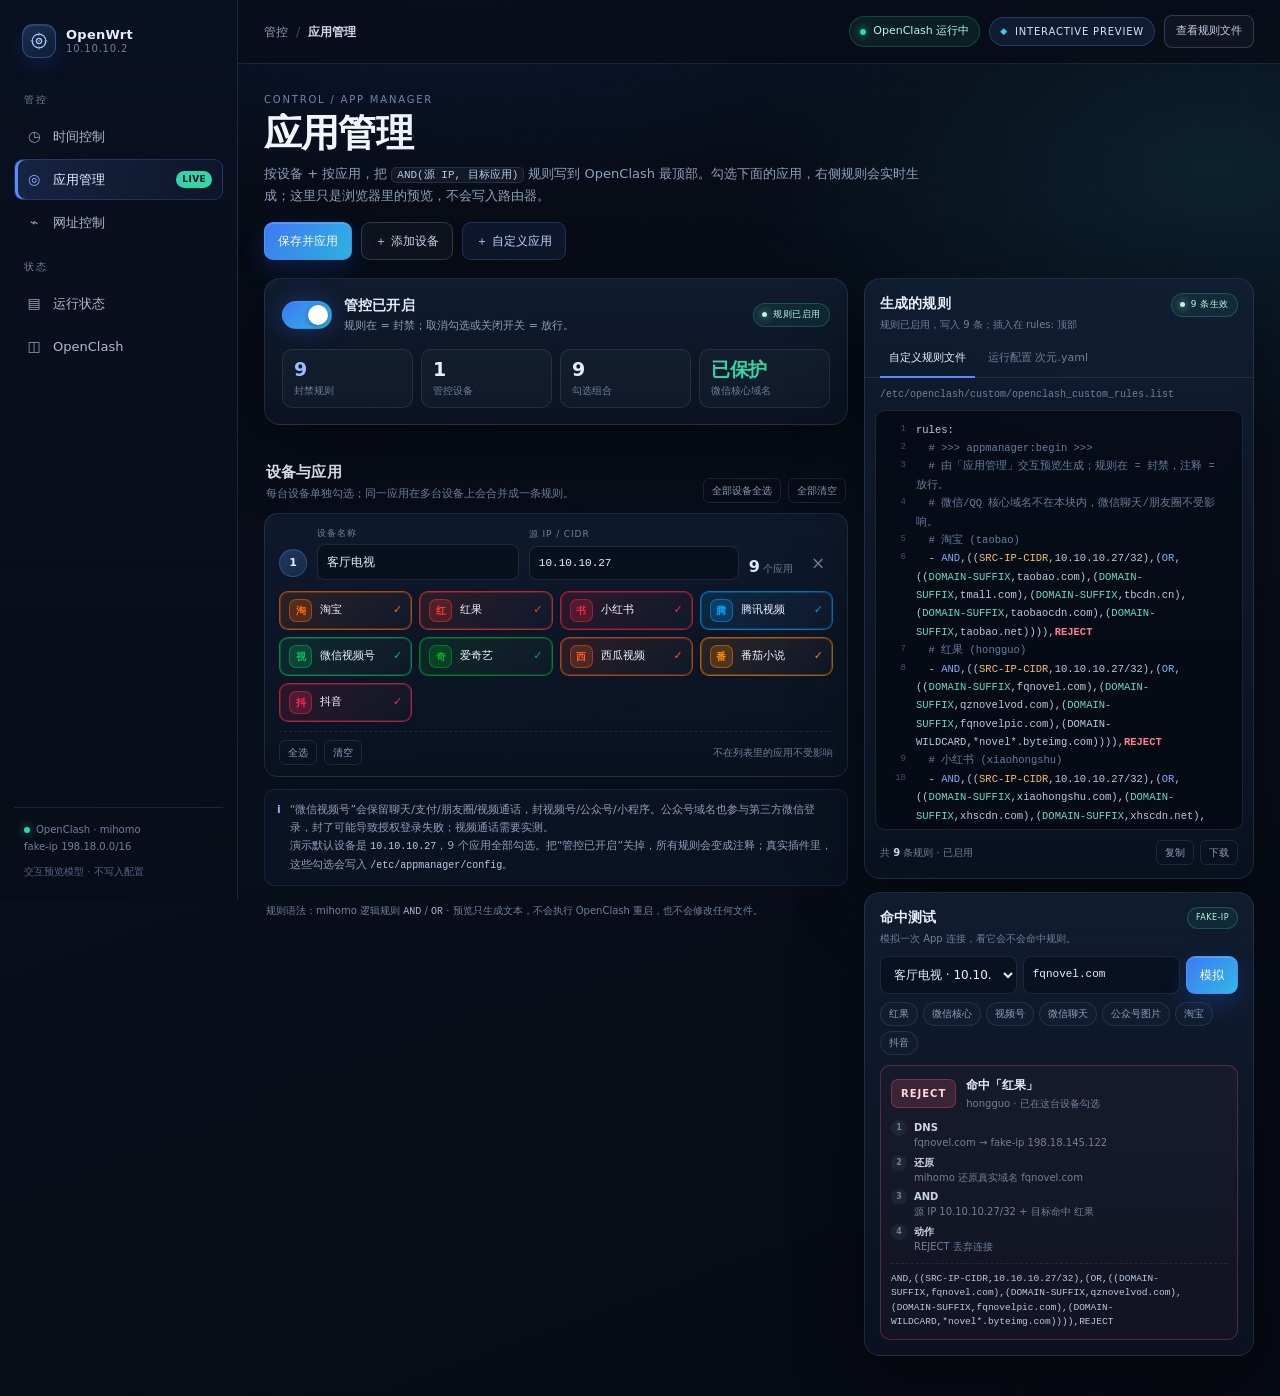
<file: preview/index.html>
<!DOCTYPE html>
<html lang="zh-CN">
<head>
<meta charset="UTF-8">
<meta name="viewport" content="width=device-width, initial-scale=1.0">
<title>应用管理 · OpenClash 管控预览</title>
<link rel="stylesheet" href="styles.css">
</head>
<body>
<div class="shell">
  <aside class="sidebar">
    <a class="brand" href="#" onclick="return false">
      <span class="brand-mark">
        <svg viewBox="0 0 24 24" fill="none" aria-hidden="true">
          <circle cx="12" cy="12" r="8.2" stroke="currentColor" stroke-width="1.5"/>
          <circle cx="12" cy="12" r="3.1" stroke="currentColor" stroke-width="1.5"/>
          <circle cx="12" cy="12" r="1" fill="currentColor"/>
          <path d="M12 2.2v3.1M12 18.7v3.1M2.2 12h3.1M18.7 12h3.1" stroke="currentColor" stroke-width="1.3" stroke-linecap="round" opacity=".55"/>
        </svg>
      </span>
      <span class="brand-copy"><b>OpenWrt</b><small>10.10.10.2</small></span>
    </a>

    <div class="nav-group">
      <div class="nav-label">管控</div>
      <a class="nav-item" href="#" onclick="return false"><span class="nav-ico">◷</span>时间控制</a>
      <a class="nav-item active" href="#" onclick="return false"><span class="nav-ico">◎</span>应用管理<span class="nav-badge">LIVE</span></a>
      <a class="nav-item" href="#" onclick="return false"><span class="nav-ico">⌁</span>网址控制</a>
    </div>

    <div class="nav-group">
      <div class="nav-label">状态</div>
      <a class="nav-item" href="#" onclick="return false"><span class="nav-ico">▤</span>运行状态</a>
      <a class="nav-item" href="#" onclick="return false"><span class="nav-ico">◫</span>OpenClash</a>
    </div>

    <div class="sidebar-foot">
      <div><span class="dot"></span>OpenClash · mihomo</div>
      <div>fake-ip 198.18.0.0/16</div>
      <div style="margin-top:8px;color:#526785">交互预览模型 · 不写入配置</div>
    </div>
  </aside>

  <div class="main">
    <header class="topbar">
      <div class="crumbs"><span>管控</span><span class="sep">/</span><b>应用管理</b></div>
      <div class="top-right">
        <span class="status-pill"><span class="dot"></span>OpenClash 运行中</span>
        <span class="preview-pill"><span class="diamond">◆</span> Interactive preview</span>
        <button class="ghost-btn" id="focusCodeBtn" type="button">查看规则文件</button>
      </div>
    </header>

    <main class="content">
      <section class="hero">
        <div class="hero-copy">
          <div class="eyebrow">Control / App Manager</div>
          <h1>应用管理</h1>
          <p>按设备 + 按应用，把 <code>AND(源 IP, 目标应用)</code> 规则写到 OpenClash 最顶部。勾选下面的应用，右侧规则会实时生成；这里只是浏览器里的预览，不会写入路由器。</p>
          <div class="hero-actions">
            <button class="btn btn-primary" id="saveApplyBtn" type="button">保存并应用</button>
            <button class="btn" id="addDeviceBtn" type="button">＋ 添加设备</button>
            <button class="btn btn-soft" id="addAppBtn" type="button">＋ 自定义应用</button>
          </div>
        </div>
      </section>

      <div class="workspace">
        <section class="control">
          <section class="card status-card" id="statusCard">
            <div class="status-main">
              <div class="switch-wrap">
                <label class="switch" aria-label="启用应用管控">
                  <input type="checkbox" id="enabledToggle" checked>
                  <span class="switch-track"></span>
                </label>
                <div class="switch-text">
                  <b id="statusTitle">管控已开启</b>
                  <span id="statusSub">规则在 = 封禁；取消勾选或关闭开关 = 放行。</span>
                </div>
              </div>
              <span class="badge on" id="statusBadge"><span class="dot"></span>规则已启用</span>
            </div>
            <div class="stats">
              <div class="stat accent"><b id="statRules">9</b><span>封禁规则</span></div>
              <div class="stat"><b id="statDevices">1</b><span>管控设备</span></div>
              <div class="stat"><b id="statPairs">9</b><span>勾选组合</span></div>
              <div class="stat good"><b>已保护</b><span>微信核心域名</span></div>
            </div>
          </section>

          <div class="warnings" id="warnings"></div>

          <div class="section-head">
            <div>
              <h2>设备与应用</h2>
              <p>每台设备单独勾选；同一应用在多台设备上会合并成一条规则。</p>
            </div>
            <div class="tools">
              <button class="mini-btn" id="selectAllBtn" type="button">全部设备全选</button>
              <button class="mini-btn" id="clearAllBtn" type="button">全部清空</button>
            </div>
          </div>

          <div class="device-list" id="devices"></div>

          <div class="note">
            <span class="ico">i</span>
            <div>“微信视频号”会保留聊天/支付/朋友圈/视频通话，封视频号/公众号/小程序。公众号域名也参与第三方微信登录，封了可能导致授权登录失败；视频通话需要实测。<br>演示默认设备是 <code>10.10.10.27</code>，9 个应用全部勾选。把“管控已开启”关掉，所有规则会变成注释；真实插件里，这些勾选会写入 <code>/etc/appmanager/config</code>。</div>
          </div>
          <div class="foot-note">规则语法：mihomo 逻辑规则 <code>AND</code> / <code>OR</code> · 预览只生成文本，不会执行 OpenClash 重启，也不会修改任何文件。</div>
        </section>

        <aside class="inspector" id="inspector">
          <section class="card output-card" id="outputCard">
            <div class="card-head">
              <div>
                <h2>生成的规则</h2>
                <p id="codeMeta">写入自定义规则文件与运行配置</p>
              </div>
              <span class="badge on" id="codeBadge"><span class="dot"></span>9 条生效</span>
            </div>
            <div class="tabs" id="codeTabs">
              <button class="tab active" type="button" data-tab="custom">自定义规则文件</button>
              <button class="tab" type="button" data-tab="runtime">运行配置 次元.yaml</button>
            </div>
            <div class="file-path" id="filePath">/etc/openclash/custom/openclash_custom_rules.list</div>
            <div class="code-wrap">
              <div class="code" id="code" aria-label="生成的 YAML 规则"></div>
            </div>
            <div class="output-foot">
              <span class="output-stats" id="outputStats">共 <b>9</b> 条规则 · 插入在 rules: 顶部</span>
              <div class="output-actions">
                <button class="mini-btn" id="copyBtn" type="button">复制</button>
                <button class="mini-btn" id="downloadBtn" type="button">下载</button>
              </div>
            </div>
          </section>

          <section class="card hit-card">
            <div class="hit-head">
              <div>
                <h2>命中测试</h2>
                <p>模拟一次 App 连接，看它会不会命中规则。</p>
              </div>
              <span class="badge on" style="font-size:8px">fake-ip</span>
            </div>
            <div class="hit-grid">
              <select class="input" id="hitDevice" aria-label="选择设备"></select>
              <input class="input mono" id="hitDomain" value="fqnovel.com" placeholder="域名或 IP" aria-label="目标域名">
              <button class="btn btn-primary" id="hitRun" type="button">模拟</button>
            </div>
            <div class="hit-quick">
              <button class="quick" type="button" data-domain="fqnovel.com">红果</button>
              <button class="quick" type="button" data-domain="weixin.qq.com">微信核心</button>
              <button class="quick" type="button" data-domain="finder.video.qq.com">视频号</button>
              <button class="quick" type="button" data-domain="short.weixin.qq.com">微信聊天</button>
              <button class="quick" type="button" data-domain="mmbiz.qpic.cn">公众号图片</button>
              <button class="quick" type="button" data-domain="taobao.com">淘宝</button>
              <button class="quick" type="button" data-domain="douyin.com">抖音</button>
            </div>
            <div class="hit-result" id="hitResult"></div>
          </section>
        </aside>
      </div>
    </main>
  </div>
</div>

<dialog id="applyDialog">
  <div class="dialog-body">
    <h3 id="applyTitle">保存并应用</h3>
    <p>这是预览模拟，不会写入路由器。真实插件会把规则同时写入自定义规则文件和运行配置，然后重启 OpenClash。</p>
    <div class="apply-steps" id="applySteps">
      <div class="apply-step" data-step="0"><span class="n">1</span><span>校验设备与规则</span></div>
      <div class="apply-step" data-step="1"><span class="n">2</span><span>生成 AND 规则</span></div>
      <div class="apply-step" data-step="2"><span class="n">3</span><span>写入自定义规则文件</span></div>
      <div class="apply-step" data-step="3"><span class="n">4</span><span>写入运行配置 次元.yaml</span></div>
      <div class="apply-step" data-step="4"><span class="n">5</span><span>重启 OpenClash（模拟）</span></div>
    </div>
    <div class="apply-note" id="applyNote"></div>
    <div class="dialog-actions">
      <button class="btn" type="button" id="applyCancel">取消</button>
      <button class="btn btn-primary" type="button" id="applyConfirm">模拟应用</button>
    </div>
  </div>
</dialog>

<dialog id="appDialog">
  <form method="dialog" class="dialog-body" id="appForm">
    <h3>添加自定义应用</h3>
    <p>添加后会在所有设备卡片里出现，勾选后才会生成规则。适合游戏或未内置的 App。</p>
    <label class="dialog-field">
      <span>应用名称</span>
      <input class="input" id="caName" placeholder="例如：王者荣耀" autocomplete="off">
    </label>
    <label class="dialog-field">
      <span>域名 / IP 目标</span>
      <textarea id="caTargets" placeholder="game.example.com&#10;game2.example.com&#10;ip:1.2.3.0/24"></textarea>
    </label>
    <div class="dialog-error" id="caError"></div>
    <div class="dialog-actions">
      <button class="btn" type="button" id="caCancel">取消</button>
      <button class="btn btn-primary" type="button" id="caAdd">添加</button>
    </div>
  </form>
</dialog>

<div class="toast" id="toast"></div>
<script src="app.js"></script>
</body>
</html>
</file>
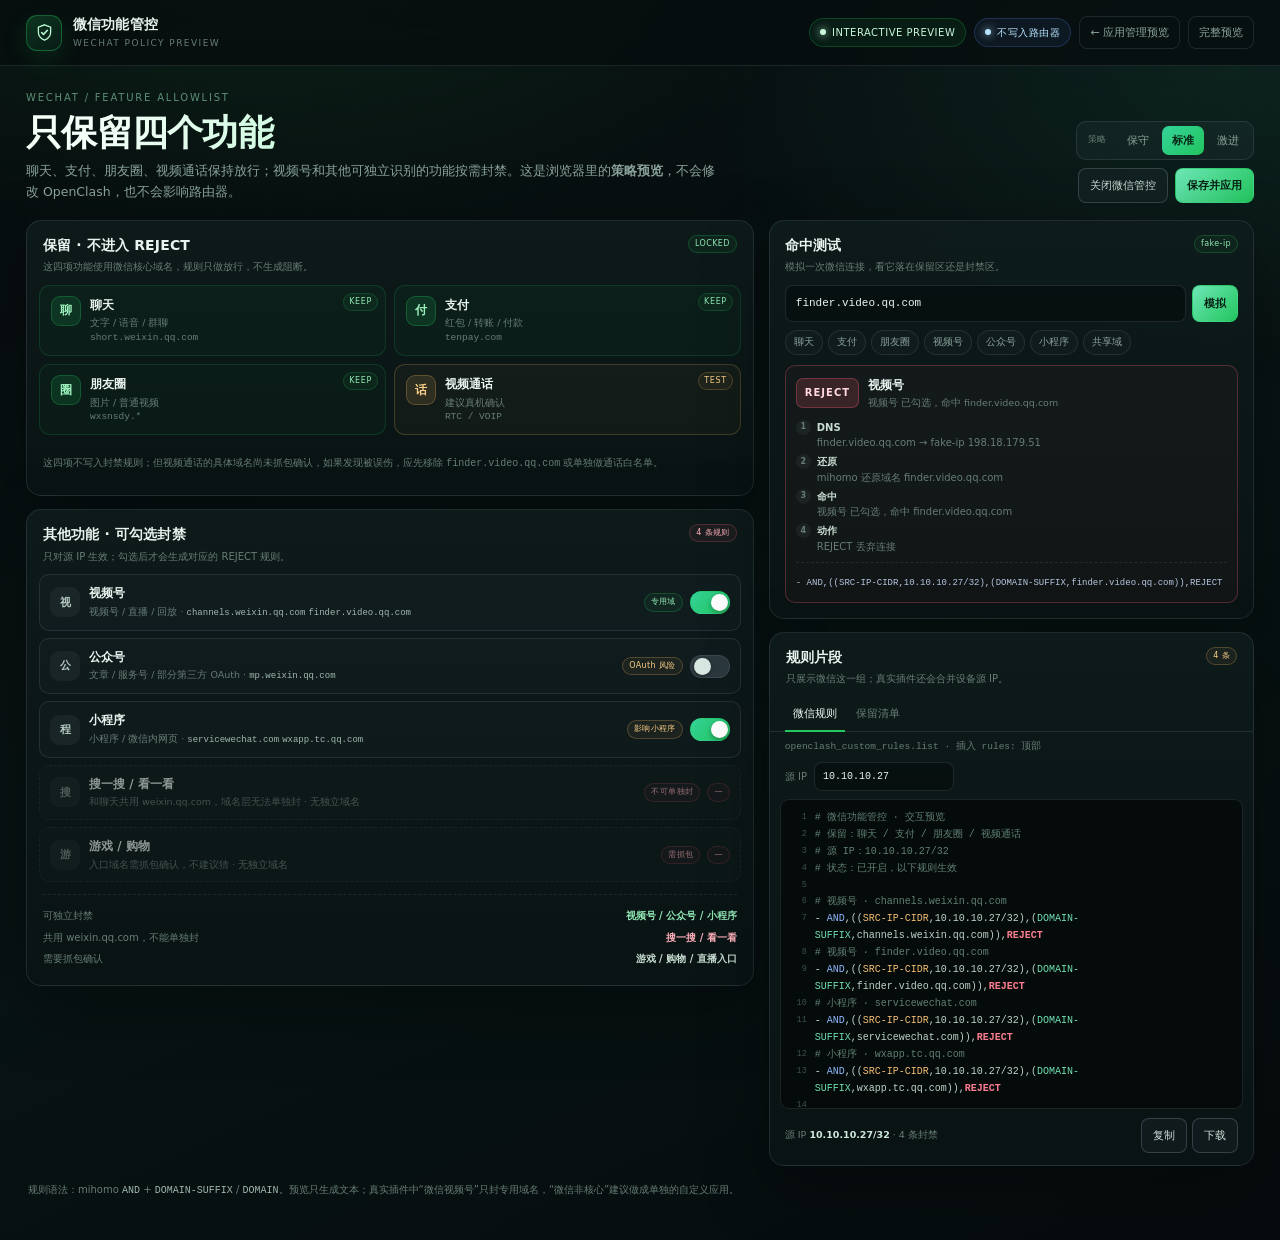
<file: preview/wechat.html>
<!DOCTYPE html>
<html lang="zh-CN">
<head>
<meta charset="UTF-8">
<meta name="viewport" content="width=device-width, initial-scale=1.0">
<title>微信功能管控 · 白名单预览</title>
<link rel="stylesheet" href="wechat.css">
</head>
<body>
<header class="topbar">
  <div class="brand">
    <span class="brand-mark">
      <svg viewBox="0 0 24 24" fill="none" aria-hidden="true">
        <path d="M12 3.2 19 6v5.7c0 4.4-3 7.3-7 9.1-4-1.8-7-4.7-7-9.1V6l7-2.8Z" stroke="currentColor" stroke-width="1.5"/>
        <path d="m8.7 12 2.1 2.1 4.5-4.6" stroke="currentColor" stroke-width="1.8" stroke-linecap="round" stroke-linejoin="round"/>
      </svg>
    </span>
    <span><b>微信功能管控</b><small>WeChat policy preview</small></span>
  </div>
  <div class="top-actions">
    <span class="pill preview"><span class="dot"></span>Interactive preview</span>
    <span class="pill safe"><span class="dot"></span>不写入路由器</span>
    <a class="back-link" href="index.html">← 应用管理预览</a>
    <a class="back-link" href="suite.html">完整预览</a>
  </div>
</header>

<main class="wrap">
  <section class="hero">
    <div>
      <div class="eyebrow">WeChat / Feature allowlist</div>
      <h1>只保留四个功能</h1>
      <p>聊天、支付、朋友圈、视频通话保持放行；视频号和其他可独立识别的功能按需封禁。这是浏览器里的<strong>策略预览</strong>，不会修改 OpenClash，也不会影响路由器。</p>
    </div>
    <div class="hero-side">
      <div class="strength" aria-label="策略强度">
        <span>策略</span>
        <button type="button" data-strength="conservative">保守</button>
        <button type="button" data-strength="standard" class="active">标准</button>
        <button type="button" data-strength="aggressive">激进</button>
      </div>
      <div class="policy-actions">
        <button class="btn btn-danger-soft" id="wechatPower" type="button">关闭微信管控</button>
        <button class="btn btn-primary" id="wechatSave" type="button">保存并应用</button>
      </div>
    </div>
  </section>

  <div class="grid">
    <section class="left">
      <section class="card">
        <div class="card-head">
          <div>
            <h2>保留 · 不进入 REJECT</h2>
            <p>这四项功能使用微信核心域名，规则只做放行，不生成阻断。</p>
          </div>
          <span class="risk safe">LOCKED</span>
        </div>
        <div class="keep-grid">
          <div class="keep-card locked">
            <span class="lock">KEEP</span>
            <div class="keep-icon">聊</div>
            <div><b>聊天</b><small>文字 / 语音 / 群聊<br><code>short.weixin.qq.com</code></small></div>
          </div>
          <div class="keep-card locked">
            <span class="lock">KEEP</span>
            <div class="keep-icon">付</div>
            <div><b>支付</b><small>红包 / 转账 / 付款<br><code>tenpay.com</code></small></div>
          </div>
          <div class="keep-card locked">
            <span class="lock">KEEP</span>
            <div class="keep-icon">圈</div>
            <div><b>朋友圈</b><small>图片 / 普通视频<br><code>wxsnsdy.*</code></small></div>
          </div>
          <div class="keep-card call locked">
            <span class="lock">TEST</span>
            <div class="keep-icon">话</div>
            <div><b>视频通话</b><small>建议真机确认<br><code>RTC / VOIP</code></small></div>
          </div>
        </div>
        <p class="keep-note">这四项不写入封禁规则；但视频通话的具体域名尚未抓包确认，如果发现被误伤，应先移除 <code>finder.video.qq.com</code> 或单独做通话白名单。</p>
      </section>

      <section class="card">
        <div class="card-head">
          <div>
            <h2>其他功能 · 可勾选封禁</h2>
            <p>只对源 IP 生效；勾选后才会生成对应的 REJECT 规则。</p>
          </div>
          <span class="risk warn" id="blockCount">4 条规则</span>
        </div>
        <div class="feature-list" id="features"></div>
        <div class="matrix">
          <div class="matrix-row"><span>可独立封禁</span><b class="yes">视频号 / 公众号 / 小程序</b></div>
          <div class="matrix-row"><span>共用 weixin.qq.com，不能单独封</span><b class="no">搜一搜 / 看一看</b></div>
          <div class="matrix-row"><span>需要抓包确认</span><b>游戏 / 购物 / 直播入口</b></div>
        </div>
      </section>
    </section>

    <aside class="right">
      <section class="card hit-card">
        <div class="hit-head">
          <div>
            <h2>命中测试</h2>
            <p>模拟一次微信连接，看它落在保留区还是封禁区。</p>
          </div>
          <span class="risk safe">fake-ip</span>
        </div>
        <div class="hit-controls">
          <input class="input" id="domain" value="finder.video.qq.com" aria-label="目标域名" spellcheck="false">
          <button class="btn btn-primary" id="run" type="button">模拟</button>
        </div>
        <div class="quick">
          <button type="button" data-domain="short.weixin.qq.com">聊天</button>
          <button type="button" data-domain="tenpay.com">支付</button>
          <button type="button" data-domain="wxsnsdy.tc.qq.com">朋友圈</button>
          <button type="button" data-domain="finder.video.qq.com">视频号</button>
          <button type="button" data-domain="mp.weixin.qq.com">公众号</button>
          <button type="button" data-domain="servicewechat.com">小程序</button>
          <button type="button" data-domain="weixin.qq.com">共享域</button>
        </div>
        <div class="hit-result" id="hitResult"></div>
      </section>

      <section class="card rules-card">
        <div class="card-head">
          <div>
            <h2>规则片段</h2>
            <p>只展示微信这一组；真实插件还会合并设备源 IP。</p>
          </div>
          <span class="risk safe" id="ruleBadge">4 条</span>
        </div>
        <div class="tabs">
          <button class="tab active" type="button" data-tab="rules">微信规则</button>
          <button class="tab" type="button" data-tab="allow">保留清单</button>
        </div>
        <div class="path" id="path">openclash_custom_rules.list · 插入 rules: 顶部</div>
        <div class="source-row" id="sourceRow">
          <span>源 IP</span>
          <input class="input" id="sourceIp" value="10.10.10.27" spellcheck="false" aria-label="源 IP">
          <span class="bad">格式不正确</span>
        </div>
        <div class="code-wrap"><div class="code" id="code"></div></div>
        <div class="out-foot">
          <span class="out-stats" id="stats">源 IP <b>10.10.10.27</b> · 4 条封禁</span>
          <div class="out-actions">
            <button class="btn" id="copy" type="button">复制</button>
            <button class="btn" id="download" type="button">下载</button>
          </div>
        </div>
      </section>
    </aside>
  </div>

  <p class="foot">规则语法：mihomo <code>AND</code> + <code>DOMAIN-SUFFIX</code> / <code>DOMAIN</code>。预览只生成文本；真实插件中“微信视频号”只封专用域名，“微信非核心”建议做成单独的自定义应用。</p>
</main>

<dialog id="applyDialog">
  <div class="dialog-body">
    <h3>保存并应用</h3>
    <p>这是预览模拟，不会写入路由器。真实插件会把微信规则写入自定义规则文件和运行配置，并重启 OpenClash。</p>
    <div class="apply-steps" id="applySteps">
      <div class="apply-step" data-step="0"><span class="n">1</span><span>校验保留项与封禁项</span></div>
      <div class="apply-step" data-step="1"><span class="n">2</span><span>生成微信 AND 规则</span></div>
      <div class="apply-step" data-step="2"><span class="n">3</span><span>写入两个 OpenClash 文件</span></div>
      <div class="apply-step" data-step="3"><span class="n">4</span><span>重启 OpenClash（模拟）</span></div>
    </div>
    <div class="apply-note" id="applyNote"></div>
    <div class="dialog-actions">
      <button class="btn" type="button" id="applyCancel">取消</button>
      <button class="btn btn-primary" type="button" id="applyConfirm">模拟应用</button>
    </div>
  </div>
</dialog>

<div class="toast" id="toast"></div>
<script src="wechat.js"></script>
</body>
</html>
</file>
<file: preview/styles.css>
:root {
  color-scheme: dark;
  --bg: #060a13;
  --bg-2: #0a1120;
  --panel: rgba(15, 24, 42, 0.86);
  --panel-solid: #0f182a;
  --panel-2: #111d33;
  --line: rgba(148, 163, 184, 0.16);
  --line-strong: rgba(148, 163, 184, 0.28);
  --text: #e8eef9;
  --muted: #8ea0bb;
  --muted-2: #6f819c;
  --blue: #5b8cff;
  --cyan: #34d3ee;
  --green: #31d6a6;
  --red: #ff5f73;
  --amber: #f4b860;
  --shadow: 0 22px 70px rgba(0, 0, 0, 0.42);
  --radius: 16px;
  --font: "Inter", "SF Pro Text", "PingFang SC", "Microsoft YaHei", system-ui, -apple-system, sans-serif;
  --mono: "SFMono-Regular", "Cascadia Code", "JetBrains Mono", Consolas, "Liberation Mono", monospace;
}

* { box-sizing: border-box; }
html { min-height: 100%; }
body {
  margin: 0;
  min-height: 100vh;
  color: var(--text);
  background:
    radial-gradient(1100px 560px at 35% -10%, rgba(52, 111, 255, 0.20), transparent 62%),
    radial-gradient(800px 480px at 95% 12%, rgba(52, 211, 238, 0.10), transparent 60%),
    linear-gradient(160deg, #060a13 0%, #080e1a 48%, #060a13 100%);
  font-family: var(--font);
  font-size: 14px;
  line-height: 1.5;
  -webkit-font-smoothing: antialiased;
}
body::before {
  content: "";
  position: fixed;
  inset: 0;
  pointer-events: none;
  background-image: linear-gradient(rgba(255,255,255,.018) 1px, transparent 1px), linear-gradient(90deg, rgba(255,255,255,.018) 1px, transparent 1px);
  background-size: 46px 46px;
  mask-image: linear-gradient(to bottom, rgba(0,0,0,.55), transparent 85%);
}

button, input, textarea, select { font: inherit; }
button { color: inherit; cursor: pointer; }
a { color: inherit; text-decoration: none; }
::selection { background: rgba(91, 140, 255, .35); }

::-webkit-scrollbar { width: 9px; height: 9px; }
::-webkit-scrollbar-track { background: transparent; }
::-webkit-scrollbar-thumb { background: rgba(148, 163, 184, .26); border-radius: 999px; border: 2px solid transparent; background-clip: content-box; }
::-webkit-scrollbar-thumb:hover { background: rgba(148, 163, 184, .42); background-clip: content-box; }

.shell { display: flex; min-height: 100vh; }

.sidebar {
  width: 238px;
  flex: 0 0 238px;
  height: 100vh;
  position: sticky;
  top: 0;
  display: flex;
  flex-direction: column;
  padding: 20px 14px 16px;
  background: linear-gradient(180deg, rgba(10, 17, 32, .96), rgba(8, 13, 24, .92));
  border-right: 1px solid var(--line);
  backdrop-filter: blur(18px);
  z-index: 20;
}
.brand { display: flex; align-items: center; gap: 10px; padding: 4px 8px 20px; }
.brand-mark {
  width: 34px; height: 34px; border-radius: 11px; display: grid; place-items: center;
  background: linear-gradient(145deg, rgba(91,140,255,.24), rgba(52,211,238,.08));
  border: 1px solid rgba(91, 140, 255, .35);
  box-shadow: inset 0 1px 0 rgba(255,255,255,.1), 0 8px 20px rgba(34, 94, 255, .16);
  color: #a8c2ff;
}
.brand-mark svg { width: 20px; height: 20px; }
.brand-copy { display: flex; flex-direction: column; line-height: 1.25; }
.brand-copy b { font-size: 13px; letter-spacing: .02em; }
.brand-copy small { font-size: 10px; color: var(--muted-2); letter-spacing: .08em; text-transform: uppercase; }

.nav-group { margin-top: 14px; }
.nav-label { padding: 0 10px 7px; font-size: 10px; letter-spacing: .16em; color: var(--muted-2); text-transform: uppercase; }
.nav-item {
  display: flex; align-items: center; gap: 10px;
  padding: 9px 10px; margin: 2px 0; border-radius: 9px;
  color: #aebbd0; font-size: 13px;
  border: 1px solid transparent;
}
.nav-item:hover { background: rgba(148, 163, 184, .07); color: var(--text); }
.nav-item.active {
  color: #eaf1ff;
  background: linear-gradient(90deg, rgba(91, 140, 255, .17), rgba(91, 140, 255, .05));
  border-color: rgba(91, 140, 255, .22);
  box-shadow: inset 3px 0 0 var(--blue);
}
.nav-ico { width: 18px; display: inline-grid; place-items: center; color: var(--muted); font-size: 14px; }
.nav-item.active .nav-ico { color: #8fb0ff; }
.nav-badge { margin-left: auto; font-size: 9px; color: #06101f; background: var(--green); border-radius: 999px; padding: 2px 6px; font-weight: 800; letter-spacing: .04em; }

.sidebar-foot {
  margin-top: auto; padding: 13px 10px 4px; border-top: 1px solid var(--line);
  color: var(--muted-2); font-size: 10px; line-height: 1.7;
}
.sidebar-foot .dot { display: inline-block; width: 6px; height: 6px; border-radius: 50%; background: var(--green); margin-right: 6px; box-shadow: 0 0 10px rgba(49,214,166,.8); }

.main { flex: 1; min-width: 0; }
.topbar {
  height: 64px; display: flex; align-items: center; justify-content: space-between; gap: 14px;
  padding: 0 26px; border-bottom: 1px solid var(--line);
  background: rgba(7, 12, 22, .72); backdrop-filter: blur(18px); position: sticky; top: 0; z-index: 15;
}
.crumbs { display: flex; align-items: center; gap: 8px; font-size: 12px; color: var(--muted); }
.crumbs b { color: #cdd8ea; font-weight: 600; }
.crumbs .sep { opacity: .45; }
.top-right { display: flex; align-items: center; gap: 9px; flex-wrap: wrap; }
.status-pill {
  display: inline-flex; align-items: center; gap: 7px; font-size: 11px; color: #b9f5df;
  padding: 6px 10px; border-radius: 999px; background: rgba(49, 214, 166, .09); border: 1px solid rgba(49, 214, 166, .22);
}
.status-pill .dot { width: 6px; height: 6px; border-radius: 50%; background: var(--green); box-shadow: 0 0 9px rgba(49,214,166,.9); }
.preview-pill {
  display: inline-flex; align-items: center; gap: 7px; font-size: 10px; letter-spacing: .08em;
  color: #d6e3ff; padding: 6px 10px; border-radius: 999px;
  background: rgba(91, 140, 255, .11); border: 1px solid rgba(91, 140, 255, .28);
  text-transform: uppercase;
}
.preview-pill .diamond { color: var(--cyan); font-size: 9px; }
.ghost-btn {
  border: 1px solid var(--line-strong); background: rgba(148,163,184,.05); color: #c4d1e5;
  border-radius: 8px; padding: 7px 11px; font-size: 11px;
}
.ghost-btn:hover { border-color: rgba(91,140,255,.55); color: #fff; background: rgba(91,140,255,.08); }

.content { max-width: 1500px; margin: 0 auto; padding: 24px 26px 40px; }
.workspace { display: grid; grid-template-columns: minmax(0, 1.32fr) minmax(390px, .88fr); gap: 16px; align-items: start; }
.control { min-width: 0; }
.hero { margin: 4px 0 18px; }
.hero-copy { min-width: 0; }
.eyebrow { font-size: 10px; letter-spacing: .18em; color: #6f86ad; text-transform: uppercase; margin-bottom: 6px; }
.hero h1 {
  margin: 0; font-size: clamp(26px, 3.1vw, 38px); line-height: 1.08; letter-spacing: -.02em;
  background: linear-gradient(110deg, #f2f7ff 10%, #a8c3ff 55%, #6fe8ff 100%);
  -webkit-background-clip: text; background-clip: text; color: transparent;
}
.hero p { margin: 9px 0 0; max-width: 660px; color: var(--muted); font-size: 13px; line-height: 1.7; }
.hero p code { color: #b6c9e8; background: rgba(148,163,184,.08); border: 1px solid var(--line); padding: 1px 5px; border-radius: 5px; font-family: var(--mono); font-size: 11px; }
.hero-actions { display: flex; align-items: center; gap: 9px; flex-wrap: wrap; padding-top: 15px; }

.btn {
  border: 1px solid var(--line-strong); border-radius: 9px; padding: 9px 13px; font-size: 12px;
  background: rgba(148,163,184,.055); color: #cbd8ec; transition: .16s ease; white-space: nowrap;
}
.btn:hover { color: #fff; border-color: rgba(91,140,255,.55); background: rgba(91,140,255,.09); transform: translateY(-1px); }
.btn-primary {
  border-color: rgba(91,140,255,.55); color: #fff;
  background: linear-gradient(135deg, #3f78f4, #2fb9e6);
  box-shadow: 0 10px 26px rgba(41, 111, 255, .22), inset 0 1px 0 rgba(255,255,255,.18);
}
.btn-primary:hover { filter: brightness(1.06); }
.btn-soft { background: rgba(91,140,255,.09); border-color: rgba(91,140,255,.24); color: #c6d8ff; }
.btn-danger-soft { background: rgba(255,95,115,.07); border-color: rgba(255,95,115,.2); color: #ffb3bf; }

.card {
  background: linear-gradient(180deg, rgba(18, 30, 51, .88), rgba(11, 19, 34, .92));
  border: 1px solid var(--line); border-radius: var(--radius); box-shadow: var(--shadow);
  backdrop-filter: blur(12px);
}

.status-card { padding: 16px 17px; margin-bottom: 16px; }
.status-main { display: flex; align-items: center; justify-content: space-between; gap: 18px; flex-wrap: wrap; }
.switch-wrap { display: flex; align-items: center; gap: 12px; min-width: 260px; }
.switch { position: relative; width: 50px; height: 28px; flex: 0 0 auto; }
.switch input { position: absolute; opacity: 0; width: 0; height: 0; }
.switch-track {
  position: absolute; inset: 0; border-radius: 999px; cursor: pointer;
  background: rgba(148,163,184,.24); border: 1px solid rgba(148,163,184,.18); transition: .18s ease;
}
.switch-track::after {
  content: ""; position: absolute; width: 20px; height: 20px; border-radius: 50%; left: 3px; top: 3px;
  background: #dce8fb; box-shadow: 0 2px 6px rgba(0,0,0,.35); transition: .18s ease;
}
.switch input:checked + .switch-track { background: linear-gradient(135deg, #3f78f4, #2fb9e6); border-color: transparent; box-shadow: 0 0 22px rgba(63,120,244,.3); }
.switch input:checked + .switch-track::after { transform: translateX(22px); background: #fff; }
.switch-text b { display: block; font-size: 14px; letter-spacing: .01em; }
.switch-text span { display: block; font-size: 11px; color: var(--muted); margin-top: 2px; }
.status-card.off .switch-text b { color: #bac6d8; }
.status-card.off .switch-text span { color: var(--muted-2); }

.stats { display: grid; grid-template-columns: repeat(4, minmax(92px, 1fr)); gap: 8px; margin-top: 14px; }
.stat { padding: 9px 11px; border-radius: 10px; background: rgba(148,163,184,.045); border: 1px solid var(--line); }
.stat b { display: block; font-size: 19px; line-height: 1.1; letter-spacing: -.02em; }
.stat span { display: block; color: var(--muted-2); font-size: 10px; margin-top: 3px; }
.stat.good b { color: var(--green); }
.stat.accent b { color: #9bbcff; }
.stat.warn b { color: var(--amber); }

.warnings { margin: 0 0 14px; display: grid; gap: 7px; }
.warning {
  display: flex; gap: 9px; align-items: flex-start; padding: 9px 11px; border-radius: 9px;
  color: #f3d7a3; background: rgba(244,184,96,.075); border: 1px solid rgba(244,184,96,.22);
  font-size: 11px; line-height: 1.55;
}
.warning .ico { color: var(--amber); font-weight: 800; }
.warning.bad { color: #ffc2ca; background: rgba(255,95,115,.065); border-color: rgba(255,95,115,.22); }
.warning.bad .ico { color: var(--red); }

.section-head { display: flex; align-items: flex-end; justify-content: space-between; gap: 12px; margin: 20px 2px 10px; flex-wrap: wrap; }
.section-head h2 { margin: 0; font-size: 15px; font-weight: 650; letter-spacing: .01em; }
.section-head p { margin: 3px 0 0; color: var(--muted-2); font-size: 11px; }
.section-head .tools { display: flex; gap: 7px; flex-wrap: wrap; }

.device-list { display: grid; gap: 11px; }
.device-card {
  border: 1px solid var(--line); border-radius: 14px; padding: 13px 14px 11px;
  background: linear-gradient(180deg, rgba(17, 29, 50, .8), rgba(11, 19, 34, .78));
  transition: border-color .16s ease, box-shadow .16s ease;
}
.device-card:hover { border-color: rgba(148,163,184,.26); }
.device-card.invalid { border-color: rgba(255,95,115,.38); box-shadow: 0 0 0 1px rgba(255,95,115,.08) inset; }
.device-head { display: grid; grid-template-columns: 28px minmax(120px, 1fr) minmax(168px, 210px) auto 30px; align-items: end; gap: 10px; }
.device-num {
  width: 28px; height: 28px; border-radius: 50%; display: grid; place-items: center;
  font-size: 11px; font-weight: 800; color: #dce9ff; margin-bottom: 3px;
  background: linear-gradient(145deg, rgba(91,140,255,.28), rgba(52,211,238,.1));
  border: 1px solid rgba(91,140,255,.32);
}
.field { display: flex; flex-direction: column; gap: 4px; min-width: 0; }
.field > span { font-size: 9px; letter-spacing: .1em; color: var(--muted-2); text-transform: uppercase; }
.input {
  width: 100%; border: 1px solid var(--line); background: rgba(6, 12, 24, .6); color: var(--text);
  border-radius: 8px; padding: 8px 9px; outline: none; font-size: 12px; transition: .15s ease;
}
.input:hover { border-color: rgba(148,163,184,.3); }
.input:focus { border-color: rgba(91,140,255,.7); box-shadow: 0 0 0 3px rgba(91,140,255,.12); }
.input.mono { font-family: var(--mono); font-size: 11px; }
.device-card.invalid .input[data-field="ip"] { border-color: rgba(255,95,115,.55); }
.device-total { text-align: right; padding-bottom: 1px; white-space: nowrap; }
.device-total b { font-size: 16px; color: #dbe8ff; }
.device-total span { font-size: 10px; color: var(--muted-2); margin-left: 3px; }
.icon-btn {
  width: 30px; height: 30px; border-radius: 8px; border: 1px solid transparent; background: transparent;
  color: var(--muted-2); font-size: 17px; line-height: 1; display: grid; place-items: center; margin-bottom: 2px;
}
.icon-btn:hover { color: #ff9daa; background: rgba(255,95,115,.08); border-color: rgba(255,95,115,.18); }
.ip-msg { min-height: 12px; margin: 5px 0 0 38px; font-size: 10px; color: #ff9daa; display: none; }
.device-card.invalid .ip-msg { display: block; }

.chips { display: grid; grid-template-columns: repeat(auto-fill, minmax(110px, 1fr)); gap: 7px; margin-top: 11px; }
.chip {
  --chip: #5b8cff;
  position: relative; display: flex; align-items: center; gap: 8px; min-height: 38px;
  padding: 7px 9px; border-radius: 9px; border: 1px solid var(--line);
  background: rgba(148,163,184,.025); cursor: pointer; user-select: none;
  transition: .15s ease; overflow: hidden;
}
.chip:hover { border-color: rgba(91,140,255,.4); background: rgba(91,140,255,.04); }
.chip:focus-within { border-color: rgba(91,140,255,.72); box-shadow: 0 0 0 3px rgba(91,140,255,.12); }
button:focus-visible { outline: 2px solid rgba(91,140,255,.8); outline-offset: 2px; }
.chip input { position: absolute; opacity: 0; width: 1px; height: 1px; }
.chip-icon {
  width: 23px; height: 23px; border-radius: 7px; display: grid; place-items: center;
  background: color-mix(in srgb, var(--chip) 20%, transparent);
  border: 1px solid color-mix(in srgb, var(--chip) 45%, transparent);
  color: var(--chip); font-weight: 800; font-size: 10px; flex: 0 0 auto;
}
.chip-name { font-size: 11px; color: #b8c5d9; min-width: 0; overflow: hidden; text-overflow: ellipsis; white-space: nowrap; }
.chip-check { margin-left: auto; color: var(--chip); font-size: 11px; font-weight: 800; opacity: 0; transform: scale(.7); transition: .15s ease; }
.chip.selected {
  border-color: color-mix(in srgb, var(--chip) 62%, transparent);
  background: linear-gradient(135deg, color-mix(in srgb, var(--chip) 13%, transparent), rgba(148,163,184,.025));
  box-shadow: inset 0 0 0 1px color-mix(in srgb, var(--chip) 28%, transparent);
}
.chip.selected .chip-name { color: #f0f5ff; }
.chip.selected .chip-check { opacity: 1; transform: scale(1); }
.chip.custom::after {
  content: "C"; position: absolute; right: 4px; top: 3px; font-size: 8px; color: var(--muted-2); font-weight: 800;
}
.chip.custom.selected::after { color: var(--chip); }

.device-actions { display: flex; align-items: center; gap: 7px; margin-top: 9px; padding-top: 8px; border-top: 1px dashed rgba(148,163,184,.14); }
.mini-btn {
  border: 1px solid var(--line); background: transparent; color: var(--muted); border-radius: 6px;
  padding: 4px 8px; font-size: 10px;
}
.mini-btn:hover { color: #cfe0ff; border-color: rgba(91,140,255,.4); background: rgba(91,140,255,.06); }
.device-actions .hint { margin-left: auto; color: var(--muted-2); font-size: 10px; }

.empty {
  border: 1px dashed rgba(148,163,184,.28); border-radius: 14px; padding: 34px 18px; text-align: center;
  background: rgba(148,163,184,.025);
}
.empty b { display: block; font-size: 14px; margin-bottom: 5px; }
.empty p { margin: 0 0 14px; color: var(--muted); font-size: 12px; }

.note {
  display: flex; align-items: flex-start; gap: 9px; margin-top: 12px; padding: 11px 12px;
  color: var(--muted); font-size: 11px; line-height: 1.65; border-radius: 10px;
  background: rgba(91,140,255,.045); border: 1px solid rgba(91,140,255,.14);
}
.note .ico { color: #8fb0ff; font-weight: 800; }
.note code { font-family: var(--mono); color: #b8c9e6; font-size: 10px; }

.inspector { position: sticky; top: 82px; display: flex; flex-direction: column; gap: 13px; min-width: 0; }
.output-card { overflow: hidden; }
.card-head { display: flex; align-items: flex-start; justify-content: space-between; gap: 12px; padding: 14px 15px 10px; }
.card-head h2 { margin: 0; font-size: 14px; letter-spacing: .01em; }
.card-head p { margin: 3px 0 0; color: var(--muted-2); font-size: 10px; }
.badge { display: inline-flex; align-items: center; gap: 6px; border-radius: 999px; padding: 4px 8px; font-size: 9px; letter-spacing: .06em; text-transform: uppercase; border: 1px solid; white-space: nowrap; }
.badge.on { color: #b8f8df; background: rgba(49,214,166,.08); border-color: rgba(49,214,166,.25); }
.badge.off { color: #ffc4cc; background: rgba(255,95,115,.07); border-color: rgba(255,95,115,.24); }
.badge .dot { width: 5px; height: 5px; border-radius: 50%; background: currentColor; box-shadow: 0 0 8px currentColor; }

.tabs { display: flex; gap: 4px; padding: 0 15px; border-bottom: 1px solid var(--line); }
.tab {
  border: 0; background: transparent; color: var(--muted-2); font-size: 11px; padding: 8px 9px 9px;
  border-bottom: 2px solid transparent; margin-bottom: -1px;
}
.tab:hover { color: #cbd8ec; }
.tab.active { color: #e9f1ff; border-bottom-color: var(--blue); }
.file-path { padding: 9px 15px 0; color: var(--muted-2); font-size: 10px; font-family: var(--mono); overflow: hidden; text-overflow: ellipsis; white-space: nowrap; }
.code-wrap { margin: 8px 10px 0; border: 1px solid var(--line); border-radius: 10px; background: rgba(4, 8, 16, .68); overflow: auto; max-height: 420px; }
.code { min-width: 0; padding: 10px 0 12px; font-family: var(--mono); font-size: 10.5px; line-height: 1.75; }
.code-line { display: flex; gap: 10px; padding: 0 12px 0 0; min-height: 18px; }
.code-line:hover { background: rgba(91,140,255,.055); }
.ln { width: 30px; flex: 0 0 30px; text-align: right; color: #3e506d; user-select: none; font-size: 9px; padding-top: 1px; }
.lc { white-space: pre-wrap; overflow-wrap: anywhere; word-break: break-word; color: #b9c8dc; }
.tok-c { color: #667d9c; }
.tok-kw { color: #83a9ff; }
.tok-reject { color: #ff7e90; font-weight: 700; }
.tok-ip { color: #f2bd72; }
.tok-domain { color: #68d9c4; }
.output-foot { display: flex; align-items: center; justify-content: space-between; gap: 10px; padding: 10px 15px 13px; flex-wrap: wrap; }
.output-stats { color: var(--muted-2); font-size: 10px; }
.output-stats b { color: #cbd8ec; }
.output-actions { display: flex; gap: 6px; }

.hit-card { padding: 14px 15px 15px; }
.hit-head { display: flex; align-items: flex-start; justify-content: space-between; gap: 10px; margin-bottom: 10px; }
.hit-head h2 { margin: 0; font-size: 14px; }
.hit-head p { margin: 3px 0 0; color: var(--muted-2); font-size: 10px; }
.hit-grid { display: grid; grid-template-columns: minmax(0, 1fr) minmax(0, 1.15fr) auto; gap: 6px; }
.hit-grid select, .hit-grid input { min-width: 0; }
.hit-quick { display: flex; flex-wrap: wrap; gap: 5px; margin: 8px 0 10px; }
.quick {
  border: 1px solid var(--line); background: rgba(148,163,184,.025); color: var(--muted);
  border-radius: 999px; padding: 4px 8px; font-size: 9.5px;
}
.quick:hover { color: #dbe8ff; border-color: rgba(91,140,255,.42); background: rgba(91,140,255,.07); }
.hit-result { border-radius: 10px; border: 1px solid var(--line); background: rgba(4,8,16,.38); padding: 10px; min-height: 68px; }
.hit-result.reject { border-color: rgba(255,95,115,.28); background: rgba(255,95,115,.035); }
.hit-result.allow { border-color: rgba(49,214,166,.24); background: rgba(49,214,166,.03); }
.verdict { display: flex; align-items: center; gap: 10px; }
.verdict-mark {
  font-size: 10px; font-weight: 900; letter-spacing: .1em; padding: 6px 9px; border-radius: 7px; flex: 0 0 auto;
}
.reject .verdict-mark { color: #ffd8de; background: rgba(255,95,115,.16); border: 1px solid rgba(255,95,115,.3); }
.allow .verdict-mark { color: #c9fbe9; background: rgba(49,214,166,.12); border: 1px solid rgba(49,214,166,.26); }
.verdict b { display: block; font-size: 12px; }
.verdict small { display: block; color: var(--muted-2); font-size: 10px; margin-top: 2px; }
.flow { display: grid; gap: 4px; margin-top: 9px; }
.flow-step { display: grid; grid-template-columns: 16px 1fr; gap: 7px; align-items: start; font-size: 10px; color: #9fb0c8; }
.flow-step .n { width: 16px; height: 16px; border-radius: 50%; display: grid; place-items: center; background: rgba(148,163,184,.09); color: var(--muted-2); font-size: 8px; font-weight: 800; }
.flow-step b { color: #c7d5e8; font-weight: 600; font-size: 10px; }
.flow-step em { display: block; font-style: normal; color: var(--muted-2); margin-top: 1px; line-height: 1.45; word-break: break-word; }
.formula { margin-top: 9px; border-top: 1px dashed rgba(148,163,184,.14); padding-top: 8px; overflow: auto; }
.formula code { display: block; white-space: pre-wrap; overflow-wrap: anywhere; word-break: break-word; color: #b7c8e0; font-family: var(--mono); font-size: 9.5px; }
.hit-error { color: #ffb3bf; font-size: 10.5px; padding: 4px 2px; }

.foot-note { margin: 16px 2px 0; color: var(--muted-2); font-size: 10px; line-height: 1.7; }
.foot-note code { font-family: var(--mono); color: #9fb5d6; }

dialog {
  width: min(540px, calc(100vw - 32px)); border: 1px solid rgba(148,163,184,.26); border-radius: 16px;
  background: #0c1526; color: var(--text); padding: 0; box-shadow: 0 30px 100px rgba(0,0,0,.6);
}
dialog::backdrop { background: rgba(2, 6, 14, .72); backdrop-filter: blur(4px); }
.dialog-body { padding: 18px 18px 16px; }
.dialog-body h3 { margin: 0 0 4px; font-size: 17px; }
.dialog-body > p { margin: 0 0 14px; color: var(--muted); font-size: 11px; line-height: 1.6; }
.dialog-field { display: flex; flex-direction: column; gap: 5px; margin-bottom: 11px; }
.dialog-field > span { font-size: 10px; letter-spacing: .08em; color: var(--muted-2); text-transform: uppercase; }
.dialog-field textarea {
  min-height: 100px; resize: vertical; border: 1px solid var(--line); background: rgba(6,12,24,.6);
  color: var(--text); border-radius: 8px; padding: 9px; outline: none; font-family: var(--mono); font-size: 11px;
}
.dialog-field textarea:focus, .dialog-field input:focus { border-color: rgba(91,140,255,.7); box-shadow: 0 0 0 3px rgba(91,140,255,.12); }
.dialog-error { min-height: 15px; color: #ffadb9; font-size: 10.5px; }
.dialog-actions { display: flex; justify-content: flex-end; gap: 8px; margin-top: 4px; }
.apply-steps { display: flex; flex-direction: column; gap: 6px; margin: 10px 0 4px; }
.apply-step {
  display: flex; align-items: center; gap: 8px; padding: 7px 9px; border-radius: 8px;
  border: 1px solid var(--line); background: rgba(148,163,184,.025); color: var(--muted-2);
  font-size: 10.5px; transition: .2s;
}
.apply-step .n {
  width: 17px; height: 17px; border-radius: 50%; display: grid; place-items: center;
  background: rgba(148,163,184,.09); color: var(--muted-2); font-size: 8px; font-weight: 800;
}
.apply-step.done { color: #c9f8e0; border-color: rgba(49,214,166,.28); background: rgba(49,214,166,.05); }
.apply-step.done .n { background: rgba(49,214,166,.16); color: #8ff0c6; }
.apply-step.active { color: #dce9ff; border-color: rgba(91,140,255,.35); background: rgba(91,140,255,.06); }
.apply-note { min-height: 14px; margin-top: 7px; color: var(--muted-2); font-size: 10px; line-height: 1.5; }

.toast {
  position: fixed; left: 50%; bottom: 24px; transform: translate(-50%, 14px); z-index: 100;
  opacity: 0; pointer-events: none; transition: .2s ease;
  background: #101d34; border: 1px solid rgba(91,140,255,.32); color: #dbe8ff;
  padding: 9px 14px; border-radius: 999px; font-size: 11px; box-shadow: 0 16px 50px rgba(0,0,0,.45);
}
.toast.show { opacity: 1; transform: translate(-50%, 0); }

@media (max-width: 1260px) {
  .workspace { grid-template-columns: minmax(0, 1.2fr) minmax(340px, .9fr); }
  .sidebar { width: 210px; flex-basis: 210px; }
}
@media (max-width: 1120px) {
  .workspace { grid-template-columns: 1fr; }
  .inspector { position: static; order: -1; }
  .code-wrap { max-height: 360px; }
}
@media (max-width: 900px) {
  .sidebar { display: none; }
  .topbar { padding: 0 16px; }
  .content { padding: 18px 16px 30px; }
}
@media (max-width: 720px) {
  .top-right .status-pill { display: none; }
  .preview-pill { font-size: 9px; }
  .stats { grid-template-columns: repeat(2, 1fr); }
  .device-head { grid-template-columns: 26px 1fr 30px; }
  .device-head .field.ipfield { grid-column: 2 / 3; }
  .device-head .device-total { grid-column: 2 / 3; text-align: left; }
  .device-head .icon-btn { grid-column: 3 / 4; grid-row: 1 / 2; }
  .chips { grid-template-columns: repeat(auto-fill, minmax(104px, 1fr)); }
  .hit-grid { grid-template-columns: 1fr; }
  .hero-actions { width: 100%; }
  .hero-actions .btn { flex: 1; justify-content: center; }
  .ip-msg { margin-left: 0; }
}
</file>
<file: preview/wechat.css>
:root {
  color-scheme: dark;
  --bg: #070c0e;
  --panel: rgba(14, 24, 24, .88);
  --panel-2: #101d1e;
  --line: rgba(148, 163, 184, .16);
  --line-strong: rgba(148, 163, 184, .28);
  --text: #e9f4ef;
  --muted: #8aa39b;
  --muted-2: #667d76;
  --green: #22c55e;
  --mint: #34d399;
  --blue: #5b8cff;
  --red: #ff5f73;
  --amber: #f4b860;
  --font: "Inter", "SF Pro Text", "PingFang SC", "Microsoft YaHei", system-ui, sans-serif;
  --mono: "SFMono-Regular", "Cascadia Code", Consolas, monospace;
}

* { box-sizing: border-box; }
html, body { min-height: 100%; }
body {
  margin: 0;
  color: var(--text);
  font-family: var(--font);
  font-size: 14px;
  line-height: 1.55;
  background:
    radial-gradient(1000px 600px at 20% -10%, rgba(34, 197, 94, .14), transparent 62%),
    radial-gradient(900px 500px at 96% 5%, rgba(52, 211, 153, .09), transparent 60%),
    linear-gradient(155deg, #070c0e, #081313 55%, #060b0d);
  -webkit-font-smoothing: antialiased;
}
body::before {
  content: ""; position: fixed; inset: 0; pointer-events: none;
  background-image: linear-gradient(rgba(255,255,255,.018) 1px, transparent 1px), linear-gradient(90deg, rgba(255,255,255,.018) 1px, transparent 1px);
  background-size: 44px 44px;
  mask-image: linear-gradient(to bottom, rgba(0,0,0,.45), transparent 85%);
}
button, input { font: inherit; }
button { color: inherit; cursor: pointer; }
a { color: inherit; text-decoration: none; }
::selection { background: rgba(34,197,94,.3); }
::-webkit-scrollbar { width: 9px; height: 9px; }
::-webkit-scrollbar-thumb { background: rgba(148,163,184,.25); border-radius: 999px; border: 2px solid transparent; background-clip: content-box; }

.topbar {
  height: 66px; display: flex; align-items: center; justify-content: space-between; gap: 16px;
  padding: 0 26px; position: sticky; top: 0; z-index: 20;
  background: rgba(7, 12, 14, .76); border-bottom: 1px solid var(--line);
  backdrop-filter: blur(18px);
}
.brand { display: flex; align-items: center; gap: 11px; }
.brand-mark {
  width: 36px; height: 36px; border-radius: 11px; display: grid; place-items: center;
  background: linear-gradient(145deg, rgba(34,197,94,.22), rgba(52,211,153,.06));
  border: 1px solid rgba(34,197,94,.38); color: #b9f7d1;
  box-shadow: 0 8px 26px rgba(34,197,94,.14);
}
.brand-mark svg { width: 21px; height: 21px; }
.brand b { display: block; font-size: 14px; letter-spacing: .01em; }
.brand small { display: block; color: var(--muted-2); font-size: 9px; letter-spacing: .16em; text-transform: uppercase; margin-top: 1px; }
.top-actions { display: flex; align-items: center; gap: 8px; flex-wrap: wrap; }
.pill {
  display: inline-flex; align-items: center; gap: 6px; padding: 6px 10px; border-radius: 999px;
  font-size: 10px; letter-spacing: .05em; border: 1px solid;
}
.pill.preview { color: #c8f7dc; background: rgba(34,197,94,.08); border-color: rgba(34,197,94,.24); text-transform: uppercase; }
.pill.safe { color: #b9e6ff; background: rgba(91,140,255,.08); border-color: rgba(91,140,255,.22); }
.pill .dot { width: 6px; height: 6px; border-radius: 50%; background: currentColor; box-shadow: 0 0 9px currentColor; }
.back-link {
  color: var(--muted); font-size: 11px; border: 1px solid var(--line); background: transparent;
  padding: 7px 10px; border-radius: 8px;
}
.back-link:hover { color: #d9f7e5; border-color: rgba(34,197,94,.4); }

.wrap { max-width: 1320px; margin: 0 auto; padding: 24px 26px 42px; }
.hero { display: flex; align-items: flex-end; justify-content: space-between; gap: 18px; flex-wrap: wrap; margin-bottom: 17px; }
.eyebrow { color: #5d8f76; font-size: 10px; letter-spacing: .18em; text-transform: uppercase; margin-bottom: 7px; }
.hero h1 {
  margin: 0; font-size: clamp(25px, 3vw, 36px); line-height: 1.1; letter-spacing: -.02em;
  background: linear-gradient(110deg, #f4fff8 10%, #b7f7d1 55%, #74e6b1 100%);
  -webkit-background-clip: text; background-clip: text; color: transparent;
}
.hero p { max-width: 700px; margin: 8px 0 0; color: var(--muted); font-size: 12.5px; line-height: 1.7; }
.hero p b { color: #d7f7e4; font-weight: 600; }

.strength {
  display: flex; align-items: center; gap: 3px; padding: 4px; border-radius: 10px;
  background: rgba(148,163,184,.055); border: 1px solid var(--line); flex: 0 0 auto;
}
.hero-side { display: flex; flex-direction: column; align-items: flex-end; gap: 8px; }
.policy-actions { display: flex; gap: 7px; flex-wrap: wrap; justify-content: flex-end; }
.btn-danger-soft { border-color: rgba(255,95,115,.2); background: rgba(255,95,115,.06); color: #ffb3bf; }
.btn-danger-soft:hover { border-color: rgba(255,95,115,.45); color: #fff; }
dialog {
  width: min(500px, calc(100vw - 32px)); border: 1px solid rgba(148,163,184,.26); border-radius: 15px;
  background: #0c1817; color: var(--text); padding: 0; box-shadow: 0 30px 100px rgba(0,0,0,.6);
}
dialog::backdrop { background: rgba(2, 8, 6, .72); backdrop-filter: blur(4px); }
.dialog-body { padding: 18px 18px 16px; }
.dialog-body h3 { margin: 0 0 4px; font-size: 17px; }
.dialog-body > p { margin: 0 0 6px; color: var(--muted); font-size: 11px; line-height: 1.6; }
.apply-steps { display: flex; flex-direction: column; gap: 6px; margin: 10px 0 4px; }
.apply-step {
  display: flex; align-items: center; gap: 8px; padding: 7px 9px; border-radius: 8px;
  border: 1px solid var(--line); background: rgba(148,163,184,.025); color: var(--muted-2); font-size: 10.5px;
}
.apply-step .n { width: 17px; height: 17px; border-radius: 50%; display: grid; place-items: center; background: rgba(148,163,184,.09); font-size: 8px; font-weight: 800; }
.apply-step.active { color: #dce9ff; border-color: rgba(91,140,255,.35); background: rgba(91,140,255,.06); }
.apply-step.done { color: #c9f8e0; border-color: rgba(34,197,94,.28); background: rgba(34,197,94,.05); }
.apply-step.done .n { background: rgba(34,197,94,.16); color: #8ff0c6; }
.apply-note { min-height: 14px; margin-top: 7px; color: var(--muted-2); font-size: 10px; line-height: 1.5; }
.dialog-actions { display: flex; justify-content: flex-end; gap: 8px; margin-top: 4px; }
.strength span { font-size: 9px; color: var(--muted-2); padding: 0 7px; letter-spacing: .08em; text-transform: uppercase; }
.strength button {
  border: 0; background: transparent; color: var(--muted); font-size: 11px; padding: 6px 10px; border-radius: 7px;
}
.strength button.active { color: #062014; background: linear-gradient(135deg, #34d399, #22c55e); font-weight: 700; }

.grid { display: grid; grid-template-columns: minmax(0, 1.2fr) minmax(390px, .8fr); gap: 15px; align-items: start; }
.left { display: flex; flex-direction: column; gap: 13px; min-width: 0; }
.right { position: sticky; top: 82px; display: flex; flex-direction: column; gap: 13px; min-width: 0; }
.card {
  background: linear-gradient(180deg, rgba(15, 28, 28, .9), rgba(10, 20, 20, .9));
  border: 1px solid var(--line); border-radius: 15px; box-shadow: 0 22px 70px rgba(0,0,0,.32);
  backdrop-filter: blur(10px);
}
.card-head { padding: 14px 16px 10px; display: flex; align-items: flex-start; justify-content: space-between; gap: 12px; }
.card-head h2 { margin: 0; font-size: 14px; letter-spacing: .01em; }
.card-head p { margin: 3px 0 0; color: var(--muted-2); font-size: 10px; }

.keep-grid { display: grid; grid-template-columns: 1fr 1fr; gap: 8px; padding: 0 12px 10px; }
.keep-card {
  border: 1px solid rgba(34,197,94,.16); background: rgba(34,197,94,.035); border-radius: 11px;
  padding: 10px 11px; display: flex; align-items: flex-start; gap: 9px; position: relative;
}
.keep-icon {
  width: 30px; height: 30px; border-radius: 9px; display: grid; place-items: center; flex: 0 0 auto;
  background: rgba(34,197,94,.14); border: 1px solid rgba(34,197,94,.28); color: #9cf0bd; font-size: 12px; font-weight: 800;
}
.keep-card b { display: block; font-size: 12px; }
.keep-card small { display: block; color: var(--muted-2); font-size: 9.5px; margin-top: 2px; line-height: 1.45; }
.keep-card .lock {
  position: absolute; right: 7px; top: 7px; font-size: 8px; letter-spacing: .08em; color: #8fe7b4;
  border: 1px solid rgba(34,197,94,.22); border-radius: 999px; padding: 2px 5px; background: rgba(34,197,94,.06);
}
.keep-card.locked { cursor: default; }
.keep-card.call { border-color: rgba(244,184,96,.2); background: rgba(244,184,96,.035); }
.keep-card.call .keep-icon { background: rgba(244,184,96,.12); border-color: rgba(244,184,96,.25); color: #f6cc86; }
.keep-card.call .lock { color: #f6cc86; border-color: rgba(244,184,96,.22); background: rgba(244,184,96,.06); }
.keep-note { padding: 0 16px 13px; color: var(--muted-2); font-size: 10px; line-height: 1.6; }
.keep-note b { color: #d3e9dc; }

.feature-list { padding: 0 12px 12px; display: flex; flex-direction: column; gap: 7px; }
.feature {
  display: grid; grid-template-columns: 30px minmax(0,1fr) auto; gap: 9px; align-items: center;
  border: 1px solid var(--line); border-radius: 10px; padding: 9px 10px; background: rgba(148,163,184,.025);
}
.feature .ico {
  width: 30px; height: 30px; border-radius: 9px; display: grid; place-items: center;
  background: rgba(148,163,184,.08); color: #b4c9c1; font-size: 11px; font-weight: 800;
}
.feature b { display: block; font-size: 12px; }
.feature small { display: block; color: var(--muted-2); font-size: 9.5px; margin-top: 2px; }
.feature small code { color: #9fb8ae; font-family: var(--mono); font-size: 9px; }
.feature .right-box { display: flex; align-items: center; gap: 7px; }
.risk {
  font-size: 8px; letter-spacing: .05em; border-radius: 999px; padding: 2px 6px; border: 1px solid;
  white-space: nowrap;
}
.risk.safe { color: #8fe7b4; border-color: rgba(34,197,94,.25); background: rgba(34,197,94,.06); }
.risk.warn { color: #f6cc86; border-color: rgba(244,184,96,.25); background: rgba(244,184,96,.06); }
.risk.danger { color: #ffb0bb; border-color: rgba(255,95,115,.24); background: rgba(255,95,115,.06); }
.feature.disabled { opacity: .58; }
.feature.disabled .ico { color: #7b8f88; }
.feature.unavailable { border-style: dashed; }

.switch { position: relative; width: 40px; height: 23px; flex: 0 0 auto; }
.switch input { position: absolute; opacity: 0; width: 0; height: 0; }
.switch-track {
  position: absolute; inset: 0; border-radius: 999px; background: rgba(148,163,184,.22);
  border: 1px solid rgba(148,163,184,.15); cursor: pointer; transition: .16s;
}
.switch-track::after {
  content: ""; position: absolute; width: 17px; height: 17px; border-radius: 50%; left: 3px; top: 2px;
  background: #d9e7e2; transition: .16s; box-shadow: 0 2px 5px rgba(0,0,0,.3);
}
.switch input:checked + .switch-track { background: linear-gradient(135deg, #34d399, #22c55e); border-color: transparent; }
.switch input:checked + .switch-track::after { transform: translateX(17px); background: #fff; }
.switch input:disabled + .switch-track { cursor: not-allowed; opacity: .55; }

.matrix { margin: 0 16px 15px; border-top: 1px dashed rgba(148,163,184,.14); padding-top: 10px; }
.matrix-row { display: flex; justify-content: space-between; gap: 12px; font-size: 10px; color: var(--muted-2); padding: 3px 0; }
.matrix-row b { color: #c8ded3; font-weight: 600; }
.matrix-row .no { color: #ffb0bb; }
.matrix-row .yes { color: #8fe7b4; }

.hit-card { padding: 14px 15px 15px; }
.hit-head { display: flex; align-items: flex-start; justify-content: space-between; gap: 10px; margin-bottom: 10px; }
.hit-head h2 { margin: 0; font-size: 14px; }
.hit-head p { margin: 3px 0 0; color: var(--muted-2); font-size: 10px; }
.hit-controls { display: grid; grid-template-columns: minmax(0,1fr) auto; gap: 6px; }
.input {
  width: 100%; border: 1px solid var(--line); background: rgba(5, 12, 12, .62); color: var(--text);
  border-radius: 8px; padding: 9px 10px; outline: none; font-size: 11px; font-family: var(--mono);
}
.input:focus { border-color: rgba(34,197,94,.65); box-shadow: 0 0 0 3px rgba(34,197,94,.1); }
.btn {
  border: 1px solid var(--line-strong); border-radius: 8px; padding: 8px 11px; font-size: 11px;
  background: rgba(148,163,184,.05); color: #c9dcd4; white-space: nowrap;
}
.btn:hover { border-color: rgba(34,197,94,.45); color: #effff7; }
.btn-primary {
  border-color: rgba(34,197,94,.45); color: #062014; font-weight: 700;
  background: linear-gradient(135deg, #6ee7b7, #22c55e);
}
.quick { display: flex; flex-wrap: wrap; gap: 5px; margin: 8px 0 10px; }
.quick button {
  border: 1px solid var(--line); background: rgba(148,163,184,.025); color: var(--muted);
  border-radius: 999px; padding: 4px 8px; font-size: 9.5px;
}
.quick button:hover { color: #dcfbe9; border-color: rgba(34,197,94,.35); background: rgba(34,197,94,.05); }
.hit-result { border: 1px solid var(--line); border-radius: 10px; background: rgba(4,10,10,.36); padding: 10px; min-height: 102px; }
.hit-result.reject { border-color: rgba(255,95,115,.28); background: rgba(255,95,115,.035); }
.hit-result.allow { border-color: rgba(34,197,94,.24); background: rgba(34,197,94,.03); }
.verdict { display: flex; align-items: center; gap: 9px; }
.verdict-mark { font-size: 10px; font-weight: 900; letter-spacing: .1em; padding: 6px 8px; border-radius: 7px; flex: 0 0 auto; }
.reject .verdict-mark { color: #ffd8de; background: rgba(255,95,115,.16); border: 1px solid rgba(255,95,115,.3); }
.allow .verdict-mark { color: #c9fbe9; background: rgba(34,197,94,.12); border: 1px solid rgba(34,197,94,.26); }
.verdict b { display: block; font-size: 12px; }
.verdict small { display: block; color: var(--muted-2); font-size: 9.5px; margin-top: 2px; }
.flow { display: grid; gap: 4px; margin-top: 9px; }
.flow-step { display: grid; grid-template-columns: 15px 1fr; gap: 6px; align-items: start; font-size: 10px; color: #9fb8ae; }
.flow-step .n { width: 15px; height: 15px; border-radius: 50%; display: grid; place-items: center; background: rgba(148,163,184,.08); color: var(--muted-2); font-size: 8px; font-weight: 800; }
.flow-step b { color: #c8ded3; font-size: 10px; }
.flow-step em { display: block; font-style: normal; color: var(--muted-2); margin-top: 1px; word-break: break-word; line-height: 1.4; }
.hit-error { color: #ffb0bb; font-size: 10.5px; padding: 4px 2px; }

.rules-card { overflow: hidden; }
.tabs { display: flex; gap: 3px; padding: 0 15px; border-bottom: 1px solid var(--line); }
.tab { border: 0; background: transparent; color: var(--muted-2); font-size: 10.5px; padding: 8px 8px 9px; border-bottom: 2px solid transparent; margin-bottom: -1px; }
.tab:hover { color: #d9ece3; }
.tab.active { color: #effff7; border-bottom-color: var(--green); }
.path { padding: 8px 15px 0; color: var(--muted-2); font-size: 9.5px; font-family: var(--mono); white-space: nowrap; overflow: hidden; text-overflow: ellipsis; }
.source-row { display: flex; align-items: center; gap: 7px; padding: 7px 15px 0; color: var(--muted-2); font-size: 10px; }
.source-row span { white-space: nowrap; }
.source-row input { width: 140px; padding: 6px 8px; font-size: 10px; }
.source-row .bad { color: #ffb0bb; font-size: 9px; display: none; }
.source-row.invalid .bad { display: inline; }
.code-wrap { margin: 8px 10px 0; border: 1px solid var(--line); border-radius: 9px; background: rgba(3, 8, 8, .7); overflow: auto; max-height: 310px; }
.code { padding: 9px 0 11px; font-family: var(--mono); font-size: 10px; line-height: 1.7; min-width: 0; }
.code-line { display: flex; gap: 8px; padding: 0 10px 0 0; }
.code-line:hover { background: rgba(34,197,94,.05); }
.ln { width: 26px; flex: 0 0 26px; text-align: right; color: #3b5149; user-select: none; font-size: 8.5px; padding-top: 1px; }
.lc { white-space: pre-wrap; overflow-wrap: anywhere; word-break: break-word; color: #bdd4c9; }
.tok-c { color: #5f7f72; }
.tok-kw { color: #8db9ff; }
.tok-reject { color: #ff7e90; font-weight: 700; }
.tok-domain { color: #6fe1b2; }
.tok-ip { color: #f4bd72; }
.out-foot { display: flex; justify-content: space-between; align-items: center; gap: 8px; padding: 9px 15px 12px; flex-wrap: wrap; }
.out-stats { color: var(--muted-2); font-size: 9.5px; }
.out-stats b { color: #cfeadc; }
.out-actions { display: flex; gap: 5px; }
.toast {
  position: fixed; bottom: 24px; left: 50%; transform: translate(-50%, 12px); opacity: 0; pointer-events: none;
  transition: .2s; z-index: 100; padding: 8px 13px; border-radius: 999px; font-size: 11px;
  color: #dffbef; background: #0e2118; border: 1px solid rgba(34,197,94,.3); box-shadow: 0 18px 50px rgba(0,0,0,.4);
}
.toast.show { opacity: 1; transform: translate(-50%, 0); }
.foot { margin: 15px 2px 0; color: var(--muted-2); font-size: 10px; line-height: 1.7; }
.foot code { color: #9fb8ae; font-family: var(--mono); }

@media (max-width: 1080px) {
  .grid { grid-template-columns: 1fr; }
  .right { position: static; order: -1; }
}
@media (max-width: 700px) {
  .topbar { padding: 0 14px; height: 60px; }
  .wrap { padding: 18px 14px 32px; }
  .keep-grid { grid-template-columns: 1fr; }
  .feature { grid-template-columns: 28px minmax(0,1fr) auto; }
  .strength span { display: none; }
  .hero h1 { font-size: 25px; }
  .hero-side { width: 100%; align-items: flex-start; }
  .policy-actions { justify-content: flex-start; }
  .top-actions .pill.safe { display: none; }
}
</file>
